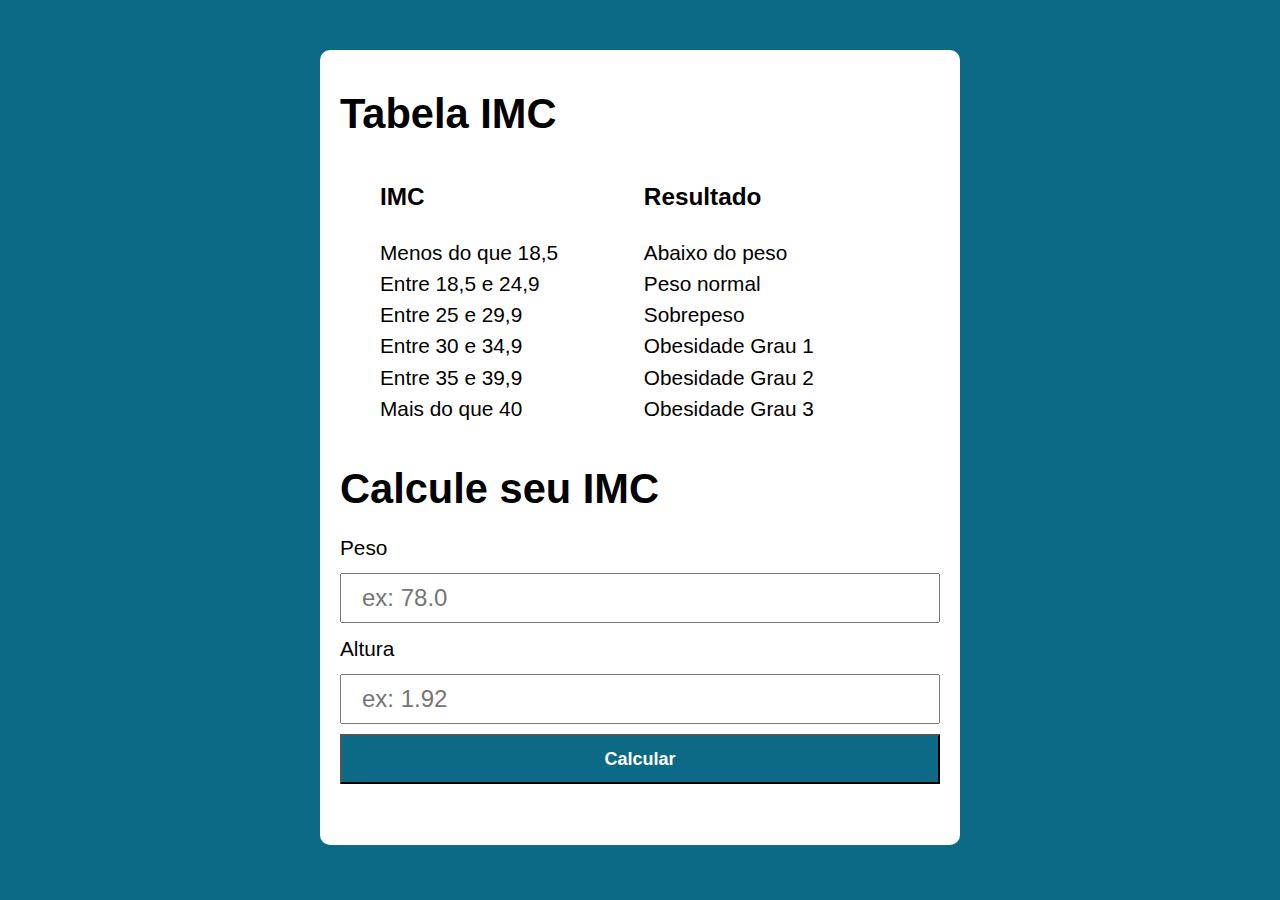
<file: Calculo_IMC/index.html>
<!DOCTYPE html>
<html lang="pt-br">
<head>
    <meta charset="UTF-8">
    <meta http-equiv="X-UA-Compatible" content="IE=edge">
    <meta name="viewport" content="width=device-width, initial-scale=1.0">
    <link rel="stylesheet" href="CSS/estilo.css"> <!-- Adicionando o estilo CSS -->
    <title>Calculo IMC</title>

</head>
<body>

    <section class="container">
        <h1>Tabela IMC</h1>

        <div class="imc">
            <h3>IMC</h3>
            <p>
                Menos do que 18,5 <br>
                Entre 18,5 e 24,9 <br>
                Entre 25 e 29,9 <br>
                Entre 30 e 34,9 <br>
                Entre 35 e 39,9 <br>
                Mais do que 40
            </p>
        </div>

        <div class="resultado">
            <h3>Resultado</h3>
            <p>
                Abaixo do peso <br>
                Peso normal <br>
                Sobrepeso <br>
                Obesidade Grau 1 <br>
                Obesidade Grau 2 <br>
                Obesidade Grau 3 <br>
            </p>
        </div>

        <h1>Calcule seu IMC</h1>

        <form action="/" id="formulario" method="post">
            <label for="peso">Peso</label>
            <input type="text" id="peso" name="peso" placeholder="ex: 78.0">

            <label for="altura">Altura</label>
            <input type="text" id="altura" name="altura" placeholder="ex: 1.92">

            <button>Calcular</button>
        </form>

        <div id="resultado"></div>
    </section>

    <script src="JS/main.js"> //Adicionando o Scritp

    </script>

</body>
</html>
</file>
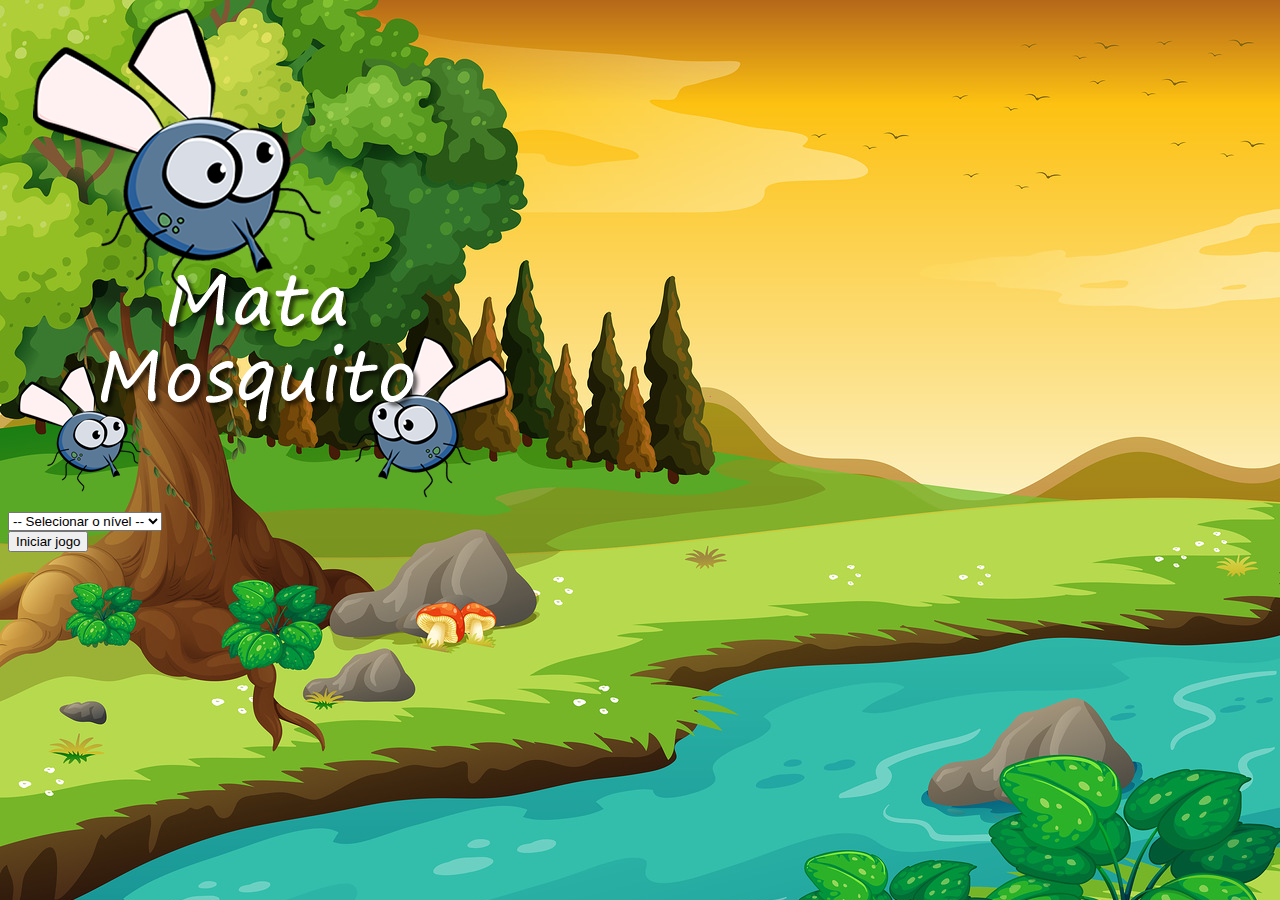
<file: Mata_mosquito/index.html>
<!DOCTYPE html>
<html lang="pt-br">
<head>
    <meta charset="UTF-8">
    <meta http-equiv="X-UA-Compatible" content="IE=edge">
    <meta name="viewport" content="width=device-width, initial-scale=1.0">
    <title>Nivel jogo</title>
    <!-- CSS only -->
<link href="https://cdn.jsdelivr.net/npm/bootstrap@5.2.1/dist/css/bootstrap.min.css" rel="stylesheet" integrity="sha384-iYQeCzEYFbKjA/T2uDLTpkwGzCiq6soy8tYaI1GyVh/UjpbCx/TYkiZhlZB6+fzT" crossorigin="anonymous">

<link rel="stylesheet" href="estilo.css">

<script>
    function iniciarJogo() {

        var nivel = document.getElementById('nivel').value

        if(nivel === '') {
            alert('Selecione um nível para iniciar o jogo')
            return false
        }

        window.location.href = "jogo_mata_mosquito.html?" + nivel
    }
</script>

</head>
<body>

    <div class="container">
        <div class="row">
            <div class="col">
                <div class="d-flex justify-content-center">
                    <img src="img/game.png" alt="">
                </div>
            </div>
        </div>

        <div class="row">
            <div class="col">
                <div class="d-flex justify-content-center">
                    <div class="mb-2">
                        <select class="form-control" id="nivel">
                            <option value="">-- Selecionar o nível --</option>
                            <option value="facil">Facil</option>
                            <option value="normal">Normal</option>
                            <option value="dificil">Dificil</option>
                        </select>
                    </div>
                </div>
            </div>
        </div>

        <div class="row">
            <div class="col">
                <div class="d-flex justify-content-center">
                    <button type="button" class="btn btn-danger btn-lg" onclick="iniciarJogo()">Iniciar jogo</button>
                </div>
            </div>
        </div>

    </div>
    
    
</body>
</html>
</file>
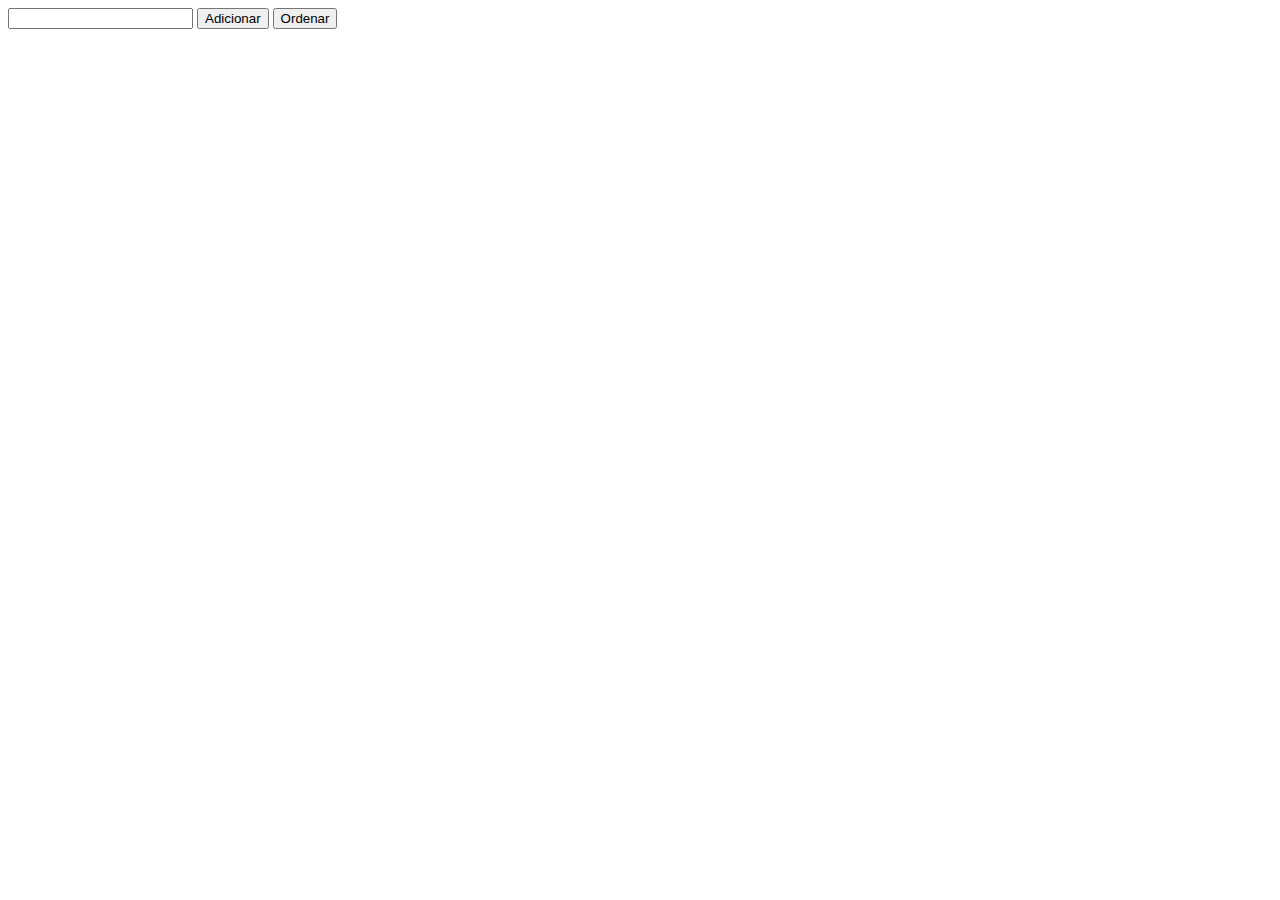
<file: aplicacao_web.html>
<!DOCTYPE html>
<html lang="pt-br">
<head>
    <meta charset="UTF-8">
    <meta http-equiv="X-UA-Compatible" content="IE=edge">
    <meta name="viewport" content="width=device-width, initial-scale=1.0">
    <title>Desafio aplicação Web</title>
    <script>

        var objetos = Array('cadeira','impressora','garfo')

        function adicionarObjetos() {
            //recuperar o valor inserido no campo id objeto
            var objeto = document.getElementById('objeto').value

            //caso possua algum valor preenchido entra if
            if(objeto != '') {
                //veriifca se o valor já não foi inserido anteriormente
                //se sim, informa que valor já existe, se não insere novo valor
                if(objetos.indexOf(objeto) !== -1){
                    alert('Objeto já foi inserido')
                } else {
                objetos.push(objeto)
                console.log(objetos)

                document.getElementById('objeto').value
                } 
            } else {
                    alert('Informe um objeto válido')
                }
        }

        function ordenarObjetos() {
            objetos.sort()
            console.log(objetos)
        }
    </script>
</head>
<body>
    
    <input id="objeto" type="text">
    <button onclick="adicionarObjetos()">Adicionar</button>
    <button onclick="ordenarObjetos()">Ordenar</button>
</body>
</html>
</file>
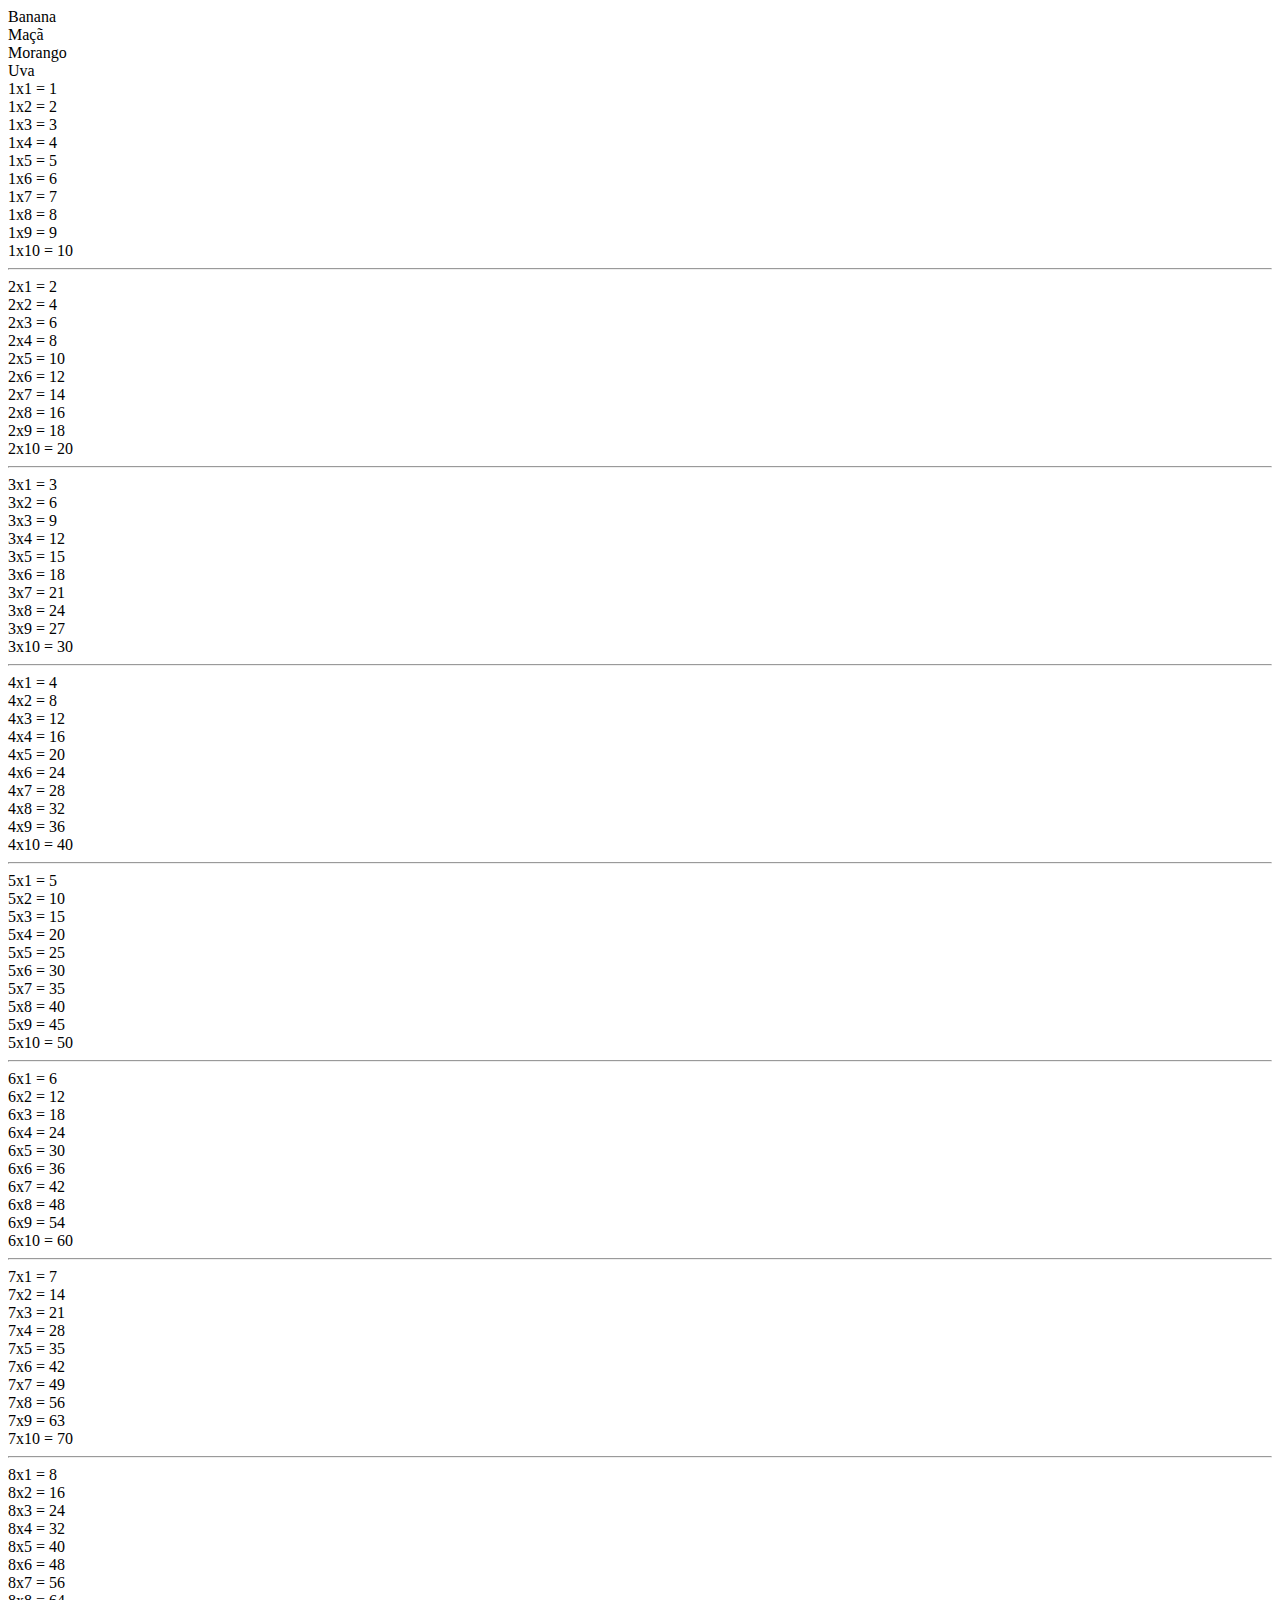
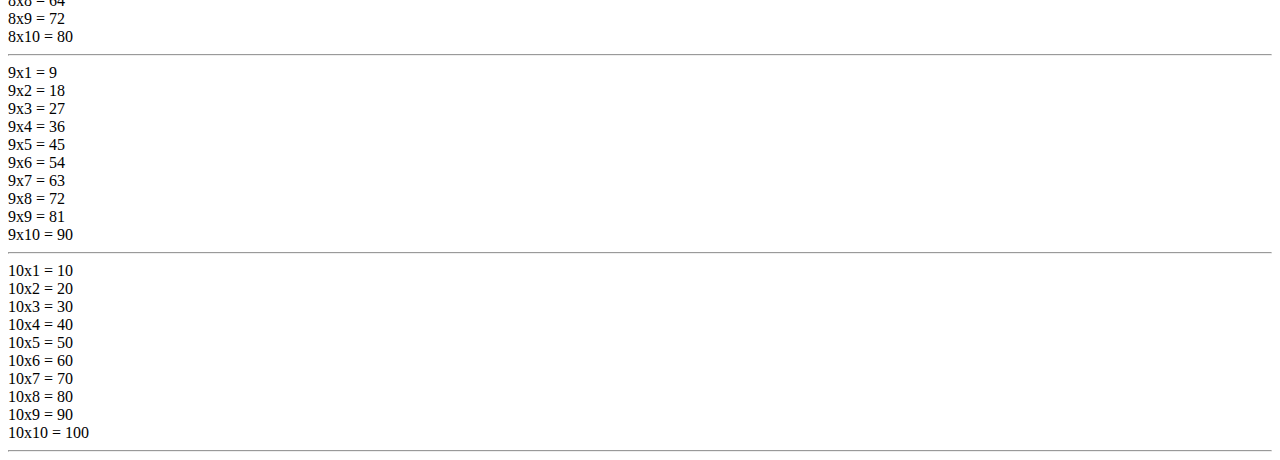
<file: pratica-array.html>
<!DOCTYPE html>
<html lang="pt-br">
<head>
    <meta charset="UTF-8">
    <meta http-equiv="X-UA-Compatible" content="IE=edge">
    <meta name="viewport" content="width=device-width, initial-scale=1.0">
    <title>Desafio aplicação Web</title>
    <script>

        var lista_frutas = Array()

        lista_frutas[0] = 'Banana'
        lista_frutas[1] = 'Maçã'
        lista_frutas[2] = 'Morango'
        lista_frutas[3] = 'Uva'

        for (var i = 0; i <lista_frutas.length; i++) {
            document.write(lista_frutas[i]+ '<br/>')
            console.log(lista_frutas[i])
        }

        var x = 1
        var y = 1

        while(x <= 10) {
            y = 1
            while(y <= 10) {
                console.log(x + 'x' + y + ' = ' + x*y)
                document.write(x + 'x' + y + ' = ' + x*y + '<br/>')
                y++
            }

            console.log("\n")
            document.write("<hr/>")

            x++
        }

    </script>
</head>
<body>
    
</body>
</html>
</file>
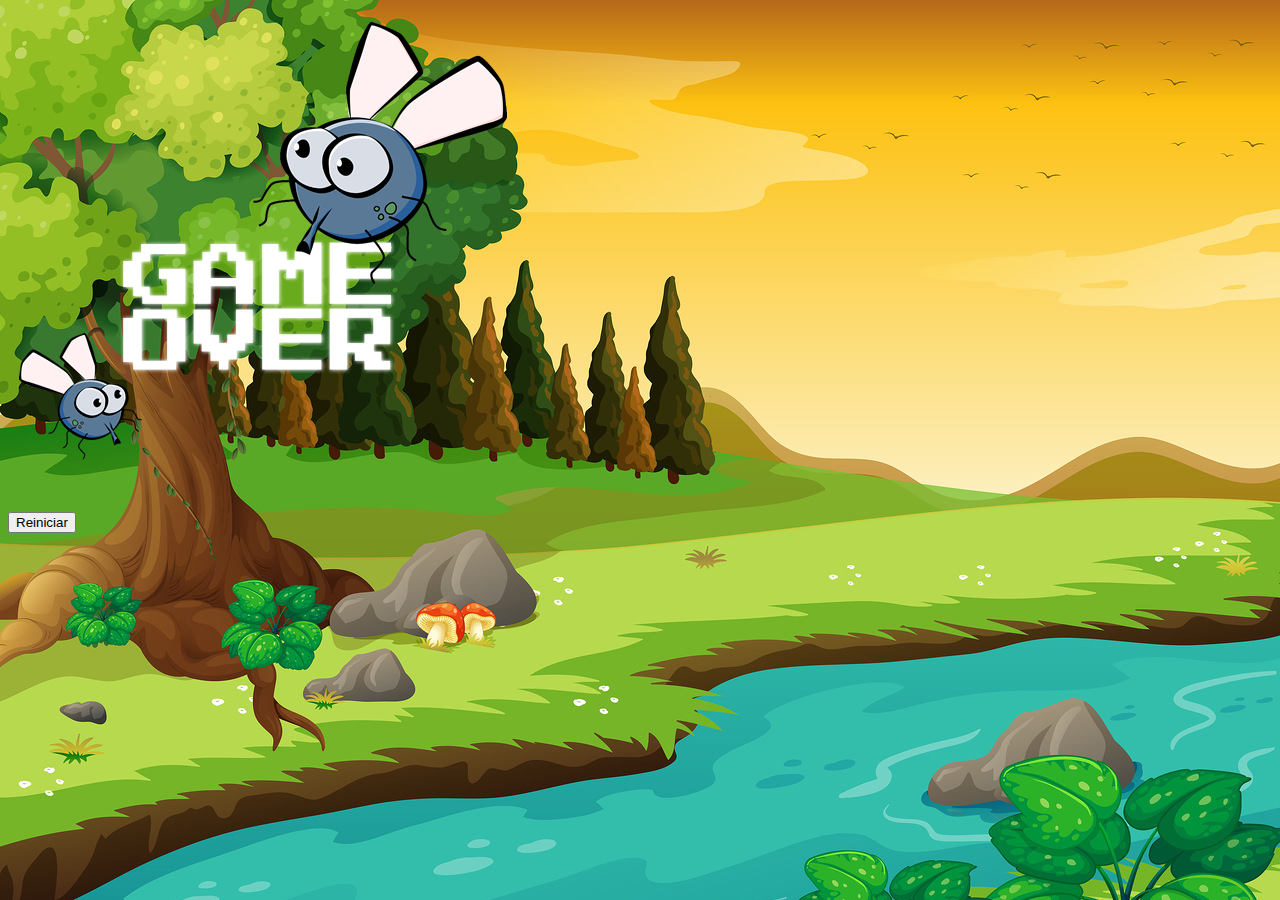
<file: Mata_mosquito/fim_de_jogo.html>
<!DOCTYPE html>
<html lang="pt-br">
<head>
    <meta charset="UTF-8">
    <meta http-equiv="X-UA-Compatible" content="IE=edge">
    <meta name="viewport" content="width=device-width, initial-scale=1.0">
    <title>Fim do jogo Mata mosquito</title>
    <!-- CSS only -->
<link href="https://cdn.jsdelivr.net/npm/bootstrap@5.2.1/dist/css/bootstrap.min.css" rel="stylesheet" integrity="sha384-iYQeCzEYFbKjA/T2uDLTpkwGzCiq6soy8tYaI1GyVh/UjpbCx/TYkiZhlZB6+fzT" crossorigin="anonymous">

<link rel="stylesheet" href="estilo.css">

</head>
<body>

    <div class="container">
        <div class="row">
            <div class="col">
                <div class="d-flex justify-content-center">
                    <img src="img/game_over.png" alt="">
                </div>
            </div>
        </div>

        <div class="row">
            <div class="col">
                <div class="d-flex justify-content-center">
                    <button type=" button" class="btn btn-dark btn-lg" onclick="window.location.href = 'index.html' ">Reiniciar</button>
                </div>
            </div>
        </div>

    </div>
    
    
</body>
</html>
</file>
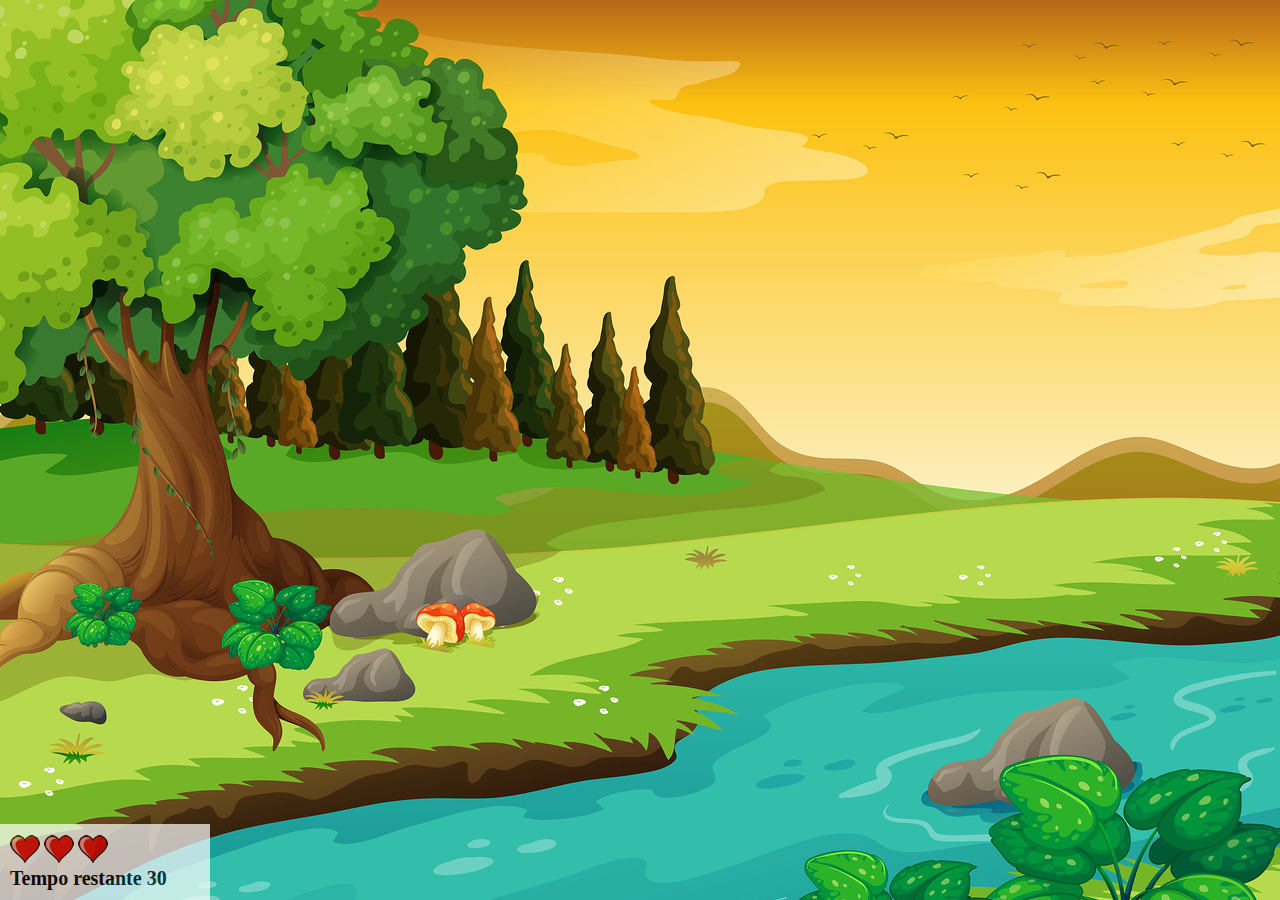
<file: Mata_mosquito/jogo_mata_mosquito.html>
<!DOCTYPE html>
<html lang="pt-br">
<head>
    <meta charset="UTF-8">
    <meta http-equiv="X-UA-Compatible" content="IE=edge">
    <meta name="viewport" content="width=device-width, initial-scale=1.0">
    <title>Jogo Mata mosquito</title>

    <link rel="stylesheet" href="estilo.css">

    <script src="jogo.js"></script>
</head>
<body onresize="ajustaTamanhaPalcoJogo()">
    
    <div class="painel">
        <div class="vida">
            <img id="V1" src="img/coracao_cheio.png" alt="">
            <img id="V2" src="img/coracao_cheio.png" alt="">
            <img id="V3" src="img/coracao_cheio.png" alt="">
        </div>
        <div class="cronometro">
            Tempo restante <span id="cronometro"></span>
        </div>
    </div>

    <script>

    document.getElementById('cronometro').innerHTML = tempo


        var criaMosquito = setInterval(function() {
            posicaoRandomica()
        }, criaMosquitoTempo)

    </script>
</body>
</html>
</file>
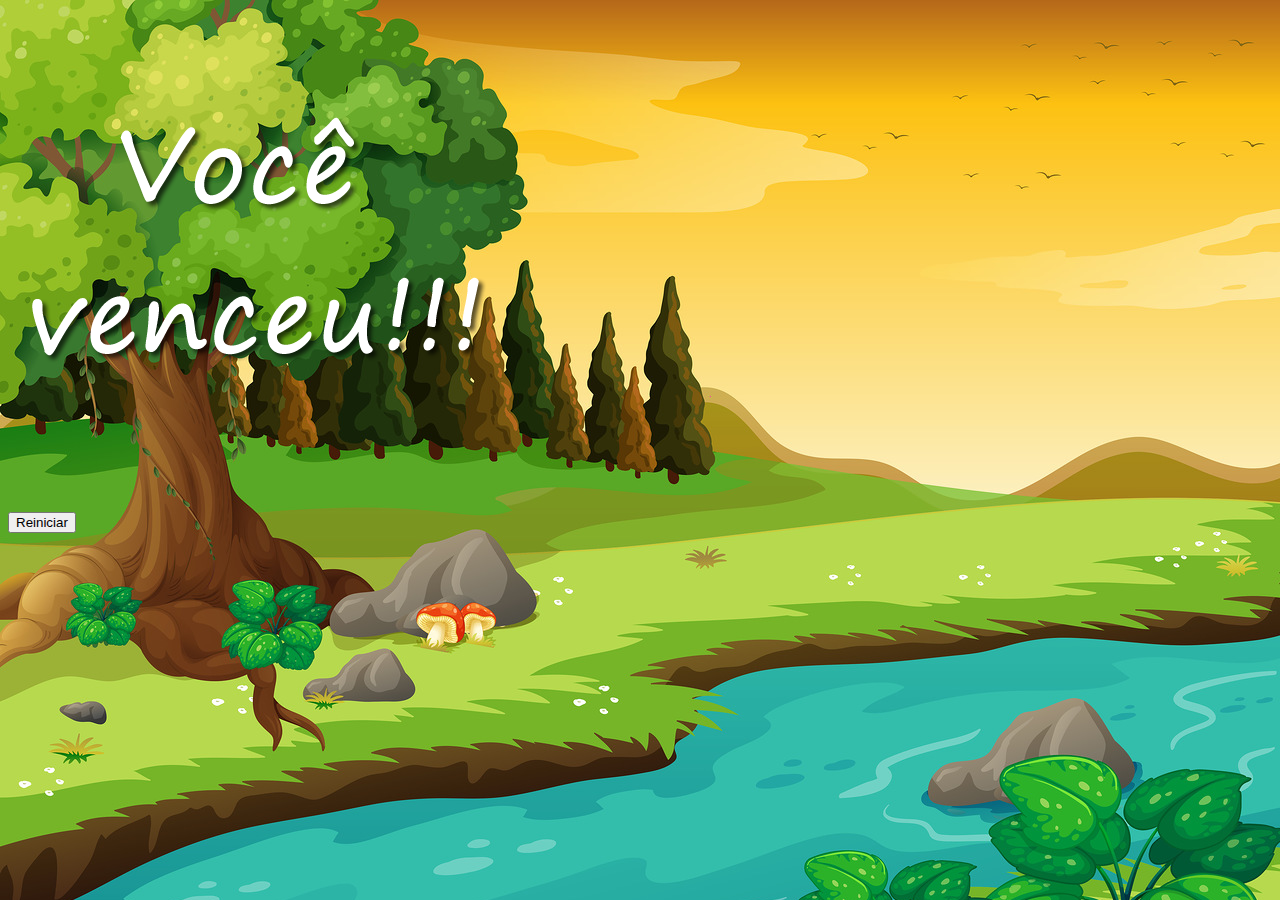
<file: Mata_mosquito/vitoria.html>
<!DOCTYPE html>
<html lang="pt-br">
<head>
    <meta charset="UTF-8">
    <meta http-equiv="X-UA-Compatible" content="IE=edge">
    <meta name="viewport" content="width=device-width, initial-scale=1.0">
    <title>Vitoria do jogo Mata mosquito</title>
    <!-- CSS only -->
<link href="https://cdn.jsdelivr.net/npm/bootstrap@5.2.1/dist/css/bootstrap.min.css" rel="stylesheet" integrity="sha384-iYQeCzEYFbKjA/T2uDLTpkwGzCiq6soy8tYaI1GyVh/UjpbCx/TYkiZhlZB6+fzT" crossorigin="anonymous">

<link rel="stylesheet" href="estilo.css">

</head>
<body>

    <div class="container">
        <div class="row">
            <div class="col">
                <div class="d-flex justify-content-center">
                    <img src="img/vitoria.png" alt="">
                </div>
            </div>
        </div>

        <div class="row">
            <div class="col">
                <div class="d-flex justify-content-center">
                    <button type=" button" class="btn btn-dark btn-lg" onclick="window.location.href = 'index.html' ">Reiniciar</button>
                </div>
            </div>
        </div>

    </div>
    
    
</body>
</html>
</file>
<file: Calculo_IMC/CSS/estilo.css>
:root {
    --primary-color: rgb(13, 106, 134);
    --primary-color-darker: rgb(9, 48, 56);
}

* {
    box-sizing:  border-box;
    outline: 0;
}

body {
    margin: 0;
    padding: 0;
    background: var(--primary-color);
    font-family: 'Open sans', sans-serif;
    font-size: 1.3em;
    line-height: 1.5em;
}

.container {
    max-width: 640px;
    margin: 50px auto;
    background: #fff;
    padding: 20px;
    border-radius: 10px;
}

form input, form label, form button {
    display: block;
    width: 100%;
    margin-bottom: 10px;
}

form input {
    font-size: 24px;
    height: 50px;
    padding: 0 20px;
}

form input:focus {
    outline: 1px solid var(--primary-color);
}

form button {
    font-size: none;
    background: var(--primary-color);
    color: #fff;
    font-size: 18px;
    font-weight: 700;
    height: 50px;
    cursor: pointer;
}

form button:hover {
    font-size: none;
    background: var(--primary-color-darker);
    color: #fff;
    font-size: 18px;
    font-weight: 700;
    height: 50px;
    cursor: pointer;
    margin-top: 30px;
}

div {
    padding: 0 40px;
    display: inline-block;
}

.paragrafo-resultado {
    background: rgb(106, 255, 182);
    padding: 10px 20px;
}

.erro {
    background: rgb(255, 150, 150);
    padding: 10px 20px;
}
</file>
<file: Mata_mosquito/estilo.css>
html {
    cursor: url(img/mata_mosquito.png) 30 30, auto;
}

body {
    background-image: url(img/bg.jpg);
    background-repeat: no-repeat;
    background-size: 100%;
}

.mosquito1 {
    width: 30px;
    height: 30px;
}

.mosquito2 {
    width: 50px;
    height: 50px;
}

.mosquito3 {
    width: 70px;
    height: 70px;
}

.ladoA {
    transform: scaleX(1);
}

.ladoB {
    transform: scaleX(-1);
}

.painel {
    position: absolute;
    width: 190px;
    padding: 10px;
    left: 0px;
    bottom: 0px;
    border-top: solid 1px #fff ;
    background-color: #fff;
    opacity: 0.7;
}

.vidas {
    float: left;
}

.cronometro {
    float: left;
    font-size: 20px;
    font-weight: bold;
}
</file>
